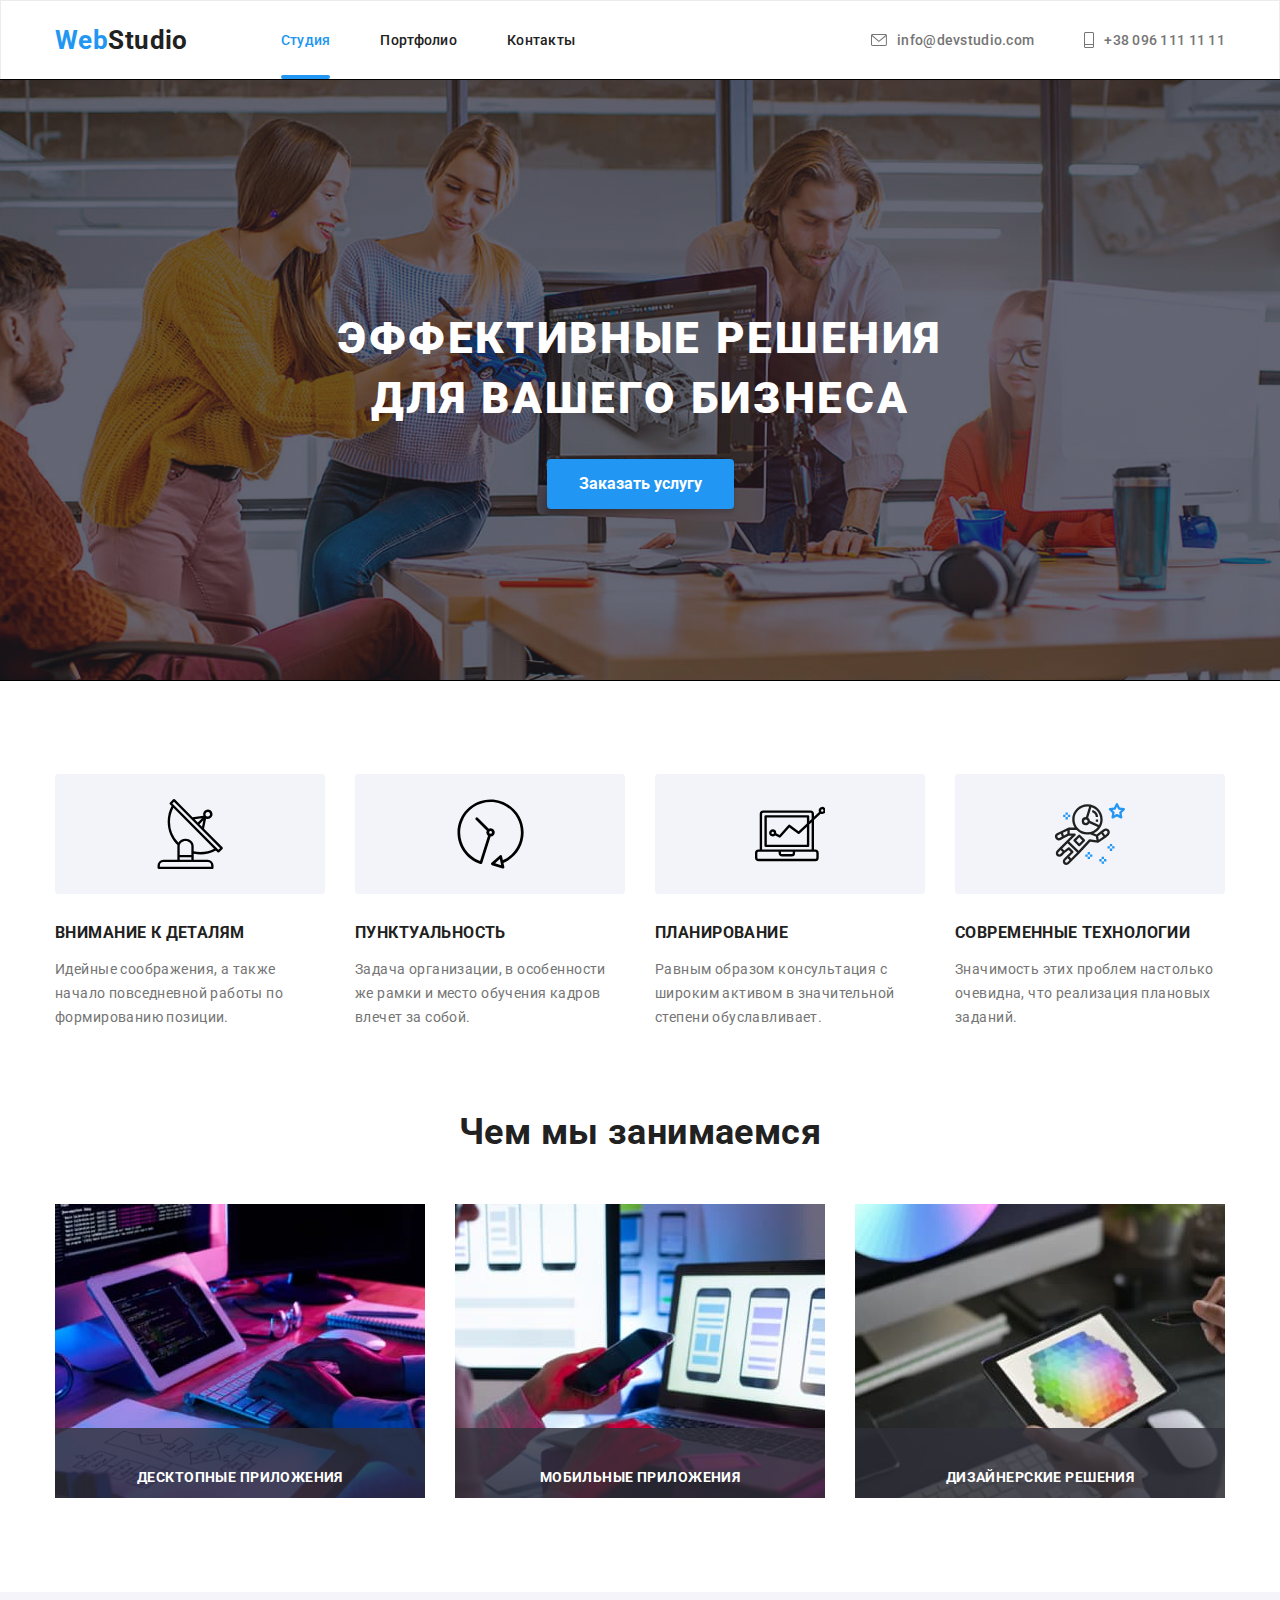
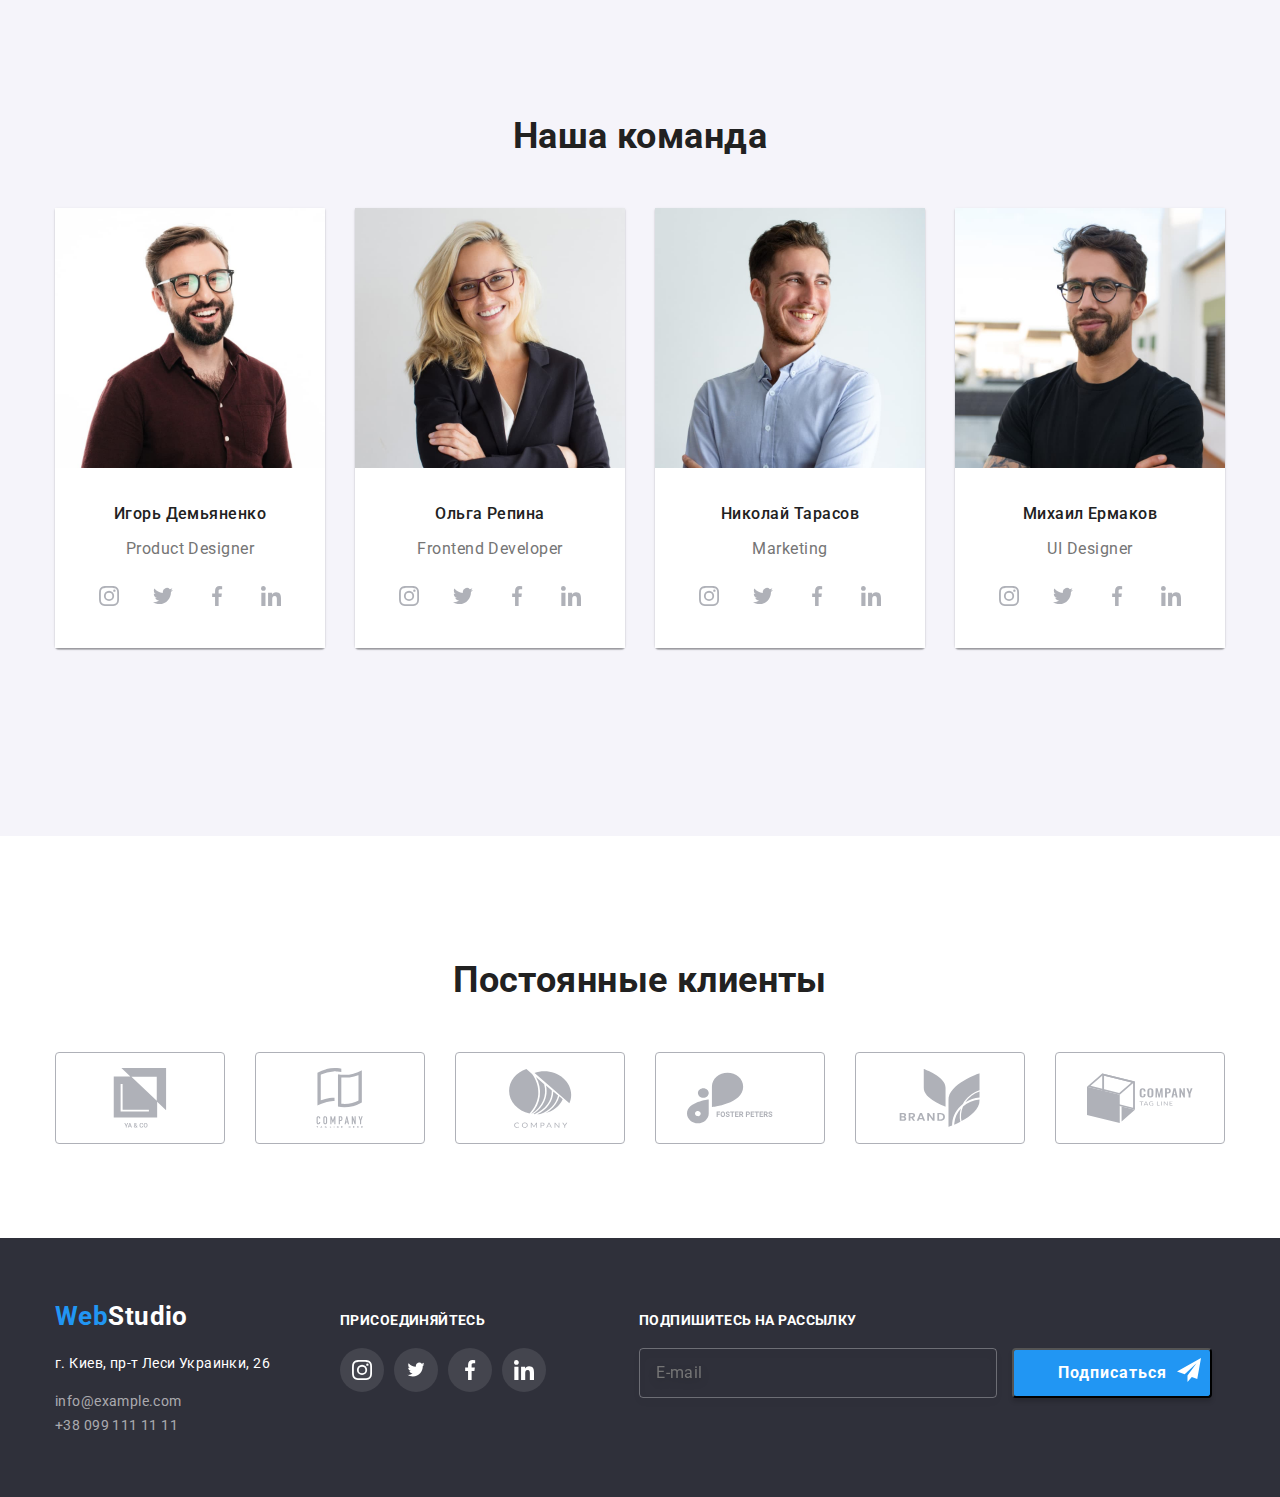
<file: index.html>
<!DOCTYPE html>
<html lang="en">

<head>
    <meta charset="UTF-8">
    <meta http-equiv="X-UA-Compatible" content="IE=edge">
    <meta name="viewport" content="width=device-width, initial-scale=1.0">
    <title>Студия</title>
    <link rel="stylesheet" href="https://cdnjs.cloudflare.com/ajax/libs/modern-normalize/1.0.0/modern-normalize.css" />
    <link rel="preconnect" href="http://fonts.gstatic.com" />
    <link
        href="https://fonts.googleapis.com/css2?family=Raleway:wght@700&family=Roboto:wght@400;500;700;900&display=swap"
        rel="stylesheet" />
    <link rel="stylesheet" href="./css/styles.css" />
    <link rel="stylesheet" href="./css/main.min.css" />
</head>

<body>
    <header>
        <div class="container mainNav">
            <!-- List 1-->
            <nav class="head"> <!--header__nav-->
                <a href="/" class="logo">Web<span class="logoStudio">Studio</span></a>
                <ul class="head__nav-list"> <!--"header__nav__list-->
                    <li class="head__nav-item"> <!--header__nav__item-->
                        <a class="head__nav-link courant" href="./index.html">Студия</a> <!--header__nav__link-->
                    </li>
                    <li class="head__nav-item">
                        <a class="head__nav-link" href="./portfolio.html">Портфолио</a>
                    </li>
                    <li class="head__nav-item">
                        <a class="head__nav-link" href="Контакты">Контакты</a>
                    </li>
                </ul>
            </nav>
            <!--Phone and address links-->
            <ul class="contakts"> <!--header__nav__bl-->
                <li class="contakts__item"><a class="contakts__link" href="mailto:info@devstudio.com"> <!--header__nav__ListContakts--><!--header__nav__contakts-->

                        <svg class="contakts__icon" width="16px" height="12px"> <!--"header__nav__icon-->
                            <use href="./images/icons.svg#icon-envelope"></use>
                        </svg>
                        info@devstudio.com</a>
                </li>
                <li class="contakts__item"><a class="contakts__link" href="tel:+380961111111">

                        <svg class="contakts__icon" width="10px" height="16px">
                            <use href="./images/icons.svg#icon-Vector"></use>
                        </svg>

                        +38 096 111 11 11</a></li>
            </ul>
        </div>
    </header>

    <main>
        <section class="hero">
            <div class="container">
                <!--Main content-->
                <h1 class="hero__text">Эффективные решения для вашего бизнеса</h1> <!--text-->
                <button class="hero__button" type="button" data-modal-open>Заказать услугу</button> <!--mainButton-->
            </div>
        </section>

        <!--List 2-->
        <section class="section">
            <div class="container">
                <ul class="features"> <!--titleClass-->
                    <li class="features__item"> <!--titleClass__item-->
                        <div class="features__box"> <!--titleClass__box-->
                            <svg class="features__icon" width="70" height="70"> <!--titleClass__icon-->
                                <use href="./images/icons.svg#icon-VectorOne"></use>
                            </svg>
                        </div>
                        <h3 class="feature__title">Внимание к деталям</h3> <!--titleClass__title-->
                        <p>Идейные соображения, а также начало повседневной работы по формированию позиции.</p>
                    </li>
                    <li class="features__item">
                        <div class="features__box">
                            <svg class="features__icon" width="67" height="70">
                                <use href="./images/icons.svg#icon-VectorTwo"></use>
                            </svg>
                        </div>
                        <h3 class="feature__title">Пунктуальность</h3>
                        <p>Задача организации, в особенности же рамки и место обучения кадров влечет за собой.</p>
                    </li>
                    <li class="features__item">
                        <div class="features__box">
                            <svg class="features__icon" width="70" height="70">
                                <use href="./images/icons.svg#icon-VectorThree"></use>
                            </svg>
                        </div>
                        <h3 class="feature__title">Планирование</h3>
                        <p>Равным образом консультация с широким активом в значительной степени обуславливает.</p>
                    </li>
                    <li class="features__item">
                        <div class="features__box">
                            <svg class="features__icon" width="70" height="70">
                                <use href="./images/icons.svg#icon-VectorFour"></use>
                            </svg>
                        </div>
                        <h3 class="feature__title">Современные технологии</h3>
                        <p>Значимость этих проблем настолько очевидна, что реализация плановых заданий.</p>
                    </li>
                </ul>
            </div>
        </section>

        <!--Block with pictures-->

        <section class="section">
            <div class="container">
                <h2 class="section__title">Чем мы занимаемся</h2> <!--"work_title-->
                <ul class="images">
                    <li class="images__item"> <!--product-thumb-->
                       <img src="./images/img1.jpg" alt="img1" width="370" /> <!--product-imeges-->
                    <div class="images__box"> <!--lettering-->
                        <p>Десктопные приложения</p>
                    </div>
                    </li>
                    <li class="images__item">
                        <img src="./images/img2.jpg" alt="img2" width="370" />
                        <div class="images__box">
                            <p>МОБИЛЬНЫЕ ПРИЛОЖЕНИЯ</p>
                        </div>
                    </li>
                    <li class="images__item">
                        <img src="./images/img3.jpg" alt="img3" width="370" />
                        <div class="images__box">
                            <p>ДИЗАЙНЕРСКИЕ РЕШЕНИЯ</p>
                        </div>
                    </li> 
                </ul>
            </div>
        </section>

        <!--Block with personnel-->

        <section class="section teamSection">
            <div class="container professional">
                <h2 class="section__title">Наша команда</h2> <!--work_title-->

                <ul class="team"> <!--teamlid-->
                    <li class="team__item"> <!--teamlid__item-->
                        <img src="./images/img7.jpg" alt="img7" width="270" />
                        
                        <div class="team__box"> <!--teamlid__box-->
                            <h3 class="team__name">Игорь Демьяненко</h3> <!--teamlid__name-->
                            <p class="team__description">Product Designer</p> <!--teamlid__description-->
                            
                            <ul class="social"> <!--teamlid__actions-->
                                <li class="social__item"> <!--teamlid__list-->
                                    <a class="social__link" href=""> <!--teamlid__touch-->
                                        <svg class="social__icon" width="20" height="20"> <!--teamlid__icon-->
                                            <use href="./images/icons.svg#icon-instagram"></use>
                                        </svg>
                                    </a>
                                </li>

                                <li class="social__item">
                                    <a class="social__link" href="">
                                        <svg class="social__icon" width="20" height="20">
                                            <use href="./images/icons.svg#icon-twitter"></use>
                                        </svg>
                                    </a>
                                </li>
                                <li class="social__item">
                                    <a class="social__link" href="./images/facebook.svg">
                                        <svg class="social__icon" width="20" height="20">
                                            <use href="./images/icons.svg#icon-facebook"></use>
                                        </svg>
                                    </a>
                                </li>
                                <li class="social__item">
                                    <a class="social__link" href="./images/linkedin.svg">
                                        <svg class="social__icon" width="20" height="20">
                                            <use href="./images/icons.svg#icon-linkedin"></use>
                                        </svg>
                                    </a>
                                </li>
                            </ul>
                        </div>
                    </li>


                    <li class="team__item">
                        <img src="./images/img4.jpg" alt="img4" width="270" />
                        <div class="team__box">
                            <h3 class="team__name">Ольга Репина</h3>
                            <p class="team__description">Frontend Developer</p>
                        
                            <ul class="social">
                                <li class="social__item">
                                    <a class="social__link" href="">
                                        <svg class="social__icon" width="20" height="20">
                                            <use href="./images/icons.svg#icon-instagram"></use>
                                        </svg>
                                    </a>
                                </li>
                                <li class="social__item">
                                    <a class="social__link" href="">
                                        <svg class="social__icon" width="20" height="20">
                                            <use href="./images/icons.svg#icon-twitter"></use>
                                        </svg>
                                    </a>
                                </li>
                                <li class="social__item">
                                    <a class="social__link" href="./images/facebook.svg">
                                        <svg class="social__icon" width="20" height="20">
                                            <use href="./images/icons.svg#icon-facebook"></use>
                                        </svg>
                                    </a>
                                </li>
                                <li class="social__item">
                                    <a class="social__link" href="./images/linkedin.svg">
                                        <svg class="social__icon" width="20" height="20">
                                            <use href="./images/icons.svg#icon-linkedin"></use>
                                        </svg>
                                    </a>
                                </li>
                            </ul>
                        </div>
                    </li>

                    <li class="team__item">
                        <img src="./images/img5.jpg" alt="img5" width="270" />
                        <div class="team__box">
                            <h3 class="team__name">Николай Тарасов</h3>
                            <p class="team__description">Marketing</p>
                        
                            <ul class="social">
                                <li class="social__item">
                                    <a class="social__link" href="">
                                        <svg class="social__icon" width="20" height="20">
                                            <use href="./images/icons.svg#icon-instagram"></use>
                                        </svg>
                                    </a>
                                </li>
                                <li class="social__item">
                                    <a class="social__link" href="">
                                        <svg class="social__icon" width="20" height="20">
                                            <use href="./images/icons.svg#icon-twitter"></use>
                                        </svg>
                                    </a>
                                </li>
                                <li class="social__item">
                                    <a class="social__link" href="./images/facebook.svg">
                                        <svg class="social__icon" width="20" height="20">
                                            <use href="./images/icons.svg#icon-facebook"></use>
                                        </svg>
                                    </a>
                                </li>
                                <li class="social__item">
                                    <a class="social__link" href="./images/linkedin.svg">
                                        <svg class="social__icon" width="20" height="20">
                                            <use href="./images/icons.svg#icon-linkedin"></use>
                                        </svg>
                                    </a>
                                </li>
                            </ul>
                        </div>
                    </li>
                    <li class="team__item">
                        <img src="./images/img6.jpg" alt="img6" width="270" />
                        <div class="team__box">
                            <h3 class="team__name">Михаил Ермаков</h3>
                            <p class="team__description">UI Designer</p>
                        
                            <ul class="social">
                                <li class="social__item">
                                    <a class="social__link" href="">
                                        <svg class="social__icon" width="20" height="20">
                                            <use href="./images/icons.svg#icon-instagram"></use>
                                        </svg>
                                    </a>
                                </li>
                                <li class="social__item">
                                    <a class="social__link" href="">
                                        <svg class="social__icon" width="20" height="20">
                                            <use href="./images/icons.svg#icon-twitter"></use>
                                        </svg>
                                    </a>
                                </li>
                                <li class="social__item">
                                    <a class="social__link" href="./images/facebook.svg">
                                        <svg class="social__icon" width="20" height="20">
                                            <use href="./images/icons.svg#icon-facebook"></use>
                                        </svg>
                                    </a>
                                </li>
                                <li class="social__item">
                                    <a class="social__link" href="./images/linkedin.svg">
                                        <svg class="social__icon" width="20" height="20">
                                            <use href="./images/icons.svg#icon-linkedin"></use>
                                        </svg>
                                    </a>
                                </li>
                            </ul>
                        </div>
                    </li>
                </ul>
            </div>
        </section>
        <section class="section Client">
            <div class="container">
                <h2 class="section__title">Постоянные клиенты</h2>

                <ul class="clients"> <!--clients__item-->
                    <li class="clients__item"> <!--clients__box-->
                        <a class="clients__link" href="./images/group.svg"> <!--clients__img-->
                            <svg class="clients__icon" width="106" height="60"> <!--button-icon-clients-->
                                <use href="./images/icons.svg#icon-group"></use>
                            </svg>
                        </a>    
                    </li>
                    <li class="clients__item">
                        <a class="clients__link" href="./images/groupOne.svg">
                            <svg class="clients__icon" width="106" height="60">
                                <use href="./images/icons.svg#icon-groupOne"></use>
                            </svg>
                        </a>    
                    </li>
                    <li class="clients__item">
                        <a class="clients__link" href="./images/groupTwo.svg">
                            <svg class="clients__icon" width="106" height="60">
                                <use href="./images/icons.svg#icon-groupTwo"></use>
                            </svg>
                        </a>
                    </li>
                    <li class="clients__item">
                        <a class="clients__link" href="./images/groupThree.svg">
                            <svg class="clients__icon" width="106" height="60">
                                <use href="./images/icons.svg#icon-groupThree"></use>
                            </svg>
                        </a>
                    </li>
                    <li class="clients__item">
                        <a class="clients__link" href="./images/groupFour.svg">
                            <svg class="clients__icon" width="106" height="60">
                                <use href="./images/icons.svg#icon-groupFour"></use>
                            </svg>
                        </a>
                    </li>
                    <li class="clients__item">
                        <a class="clients__link" href="./images/groupFive.svg">
                            <svg class="clients__icon" width="106" height="60">
                                <use href="./images/icons.svg#icon-groupFive"></use>
                            </svg>
                        </a>
                    </li>
                </ul>
            </div>
        </section>
    </main>

    <footer class="footer"> <!--colorOne-->
        <div class="container footer-container">
            <div class="footer__blok"> <!--footer__bl-->
                <a href="/" class="logo">Web<span class="logoFooter">Studio</span></a>

                <ul class="footer__contakts-item"> <!--footer__contakts__item-->
                    <li>
                        <p class="footer__address">г. Киев, пр-т Леси Украинки, 26</p>
                    </li>
                    <li>
                        <a class="footer__contakts" href="mailto:info@example.com">info@example.com</a> <!--contakts-->
                    </li>
                    <li>
                        <a class="footer__contakts" href="tel:+380991111111">+38 099 111 11 11</a>
                    </li>
                </ul>
            </div>

            <div class="footer__link"> <!--containerJoin-->
                <h3 class="footer__title">ПРИСОЕДИНЯЙТЕСЬ</h3> <!--join-->
                <ul class="footer__link-blok"> <!--actions-join-->
                    <li class="footer__link-item"> <!--join-block-->
                        <a href="#" class="footer__link-icon"> <!--button-icon-join-->
                            <svg class="footer__link-social" width="20" height="20">
                                <use href="./images/icons.svg#icon-instagram"></use>
                            </svg>
                        </a>
                    </li>
                    <li class="footer__link-item">
                        <a href="#" class="footer__link-icon">
                            <svg class="footer__link-social" width="20" height="17">
                                <use href="./images/icons.svg#icon-twitter"></use>
                            </svg>
                        </a>
                    </li>
                    <li class="footer__link-item">
                        <a href="#" class="footer__link-icon">
                            <svg class="footer__link-social" width="20" height="20">
                                <use href="./images/icons.svg#icon-facebook"></use>
                            </svg>
                        </a>
                    </li>
                    <li class="footer__link-item">
                        <a href="#" class="footer__link-icon">
                            <svg class="footer__link-social" width="20" height="20">
                                <use href="./images/icons.svg#icon-linkedin"></use>
                            </svg>
                        </a>
                    </li>
                </ul>
            </div>

            <div class="footer-form">
                <h3 class="footer__title">ПОДПИШИТЕСЬ НА РАССЫЛКУ</h3>
            
                <label for="mail" class="form-label"></label>
                <input type="email" class="form-input-footer" name="mail" id="mail" placeholder="E-mail" />
            
                <button class="footer-form-button" type="submit">Подписаться
                    <svg class="form-cursor" width="24" height="24">
                        <use href="./images/icons.svg#icon-cursor"></use>
                    </svg>
                </button>
            
            </div>

        </div>
    </footer>
    <div class="backdrop is-hidden" data-modal>
        <div class="modal">
            <button class="modal__button" type="button"> <!--button-close-->
                <svg data-modal-close class="modal__close" width="11" height="11"> <!--close-->
                    <use href="./images/icons.svg#icon-CLOSE"></use>
                </svg>
            </button>
        
            <form class="form js-speaker-form">
                <h3 class="form-title">Оставьте свои данные, мы вам перезвоним</h3>
                
                <div class="form-field">
                    <label for="name" class="form-label">Имя</label>
                    <input type="text" class="form-input" name="name" id="name" autofocus/>
                    <svg class="form-icon" width="12" height="12">
                        <use href="./images/icons.svg#icon-people"></use>
                    </svg>
                </div>

                <div class="form-field">
                    <label for="tel" class="form-label">Телефон</label>
                    <input type="tel" class="form-input" name="tel" id="tel"  />
                    <svg class="form-icon" width="13" height="13">
                        <use href="./images/icons.svg#icon-telephone"></use>
                    </svg>
                </div>

                <div class="form-field">
                    <label for="mail" class="form-label">Почта</label>
                    <input type="email" class="form-input" name="mail" id="mail" />
                    <svg class="form-icon" width="15" height="12">
                        <use href="./images/icons.svg#icon-email"></use>
                    </svg>    
                </div>

                <div class="form-field">
                    <label for="comment" class="form-label">Комментарий</label>
                    <textarea name="comment" class="textarea" id="comment" rows="8" placeholder="Введите текст"></textarea>
                </div>
            
                <div class="form-field">
                    <div class="form-field-checkbox">
                        <input type="checkbox" name="policy" id="policy" />
                        <label class="form-field-policy" for="policy">Соглашаюсь с рассылкой и принимаю <a href="Условия договора">Условия договора</a>
                        </label>
                    </div>
                </div>
                
                <button class="form-button" type="submit">Отправить</button>
            </form>
        </div>
    </div>
    <script src="./modal.js"></script>
</body>

</html>
</file>
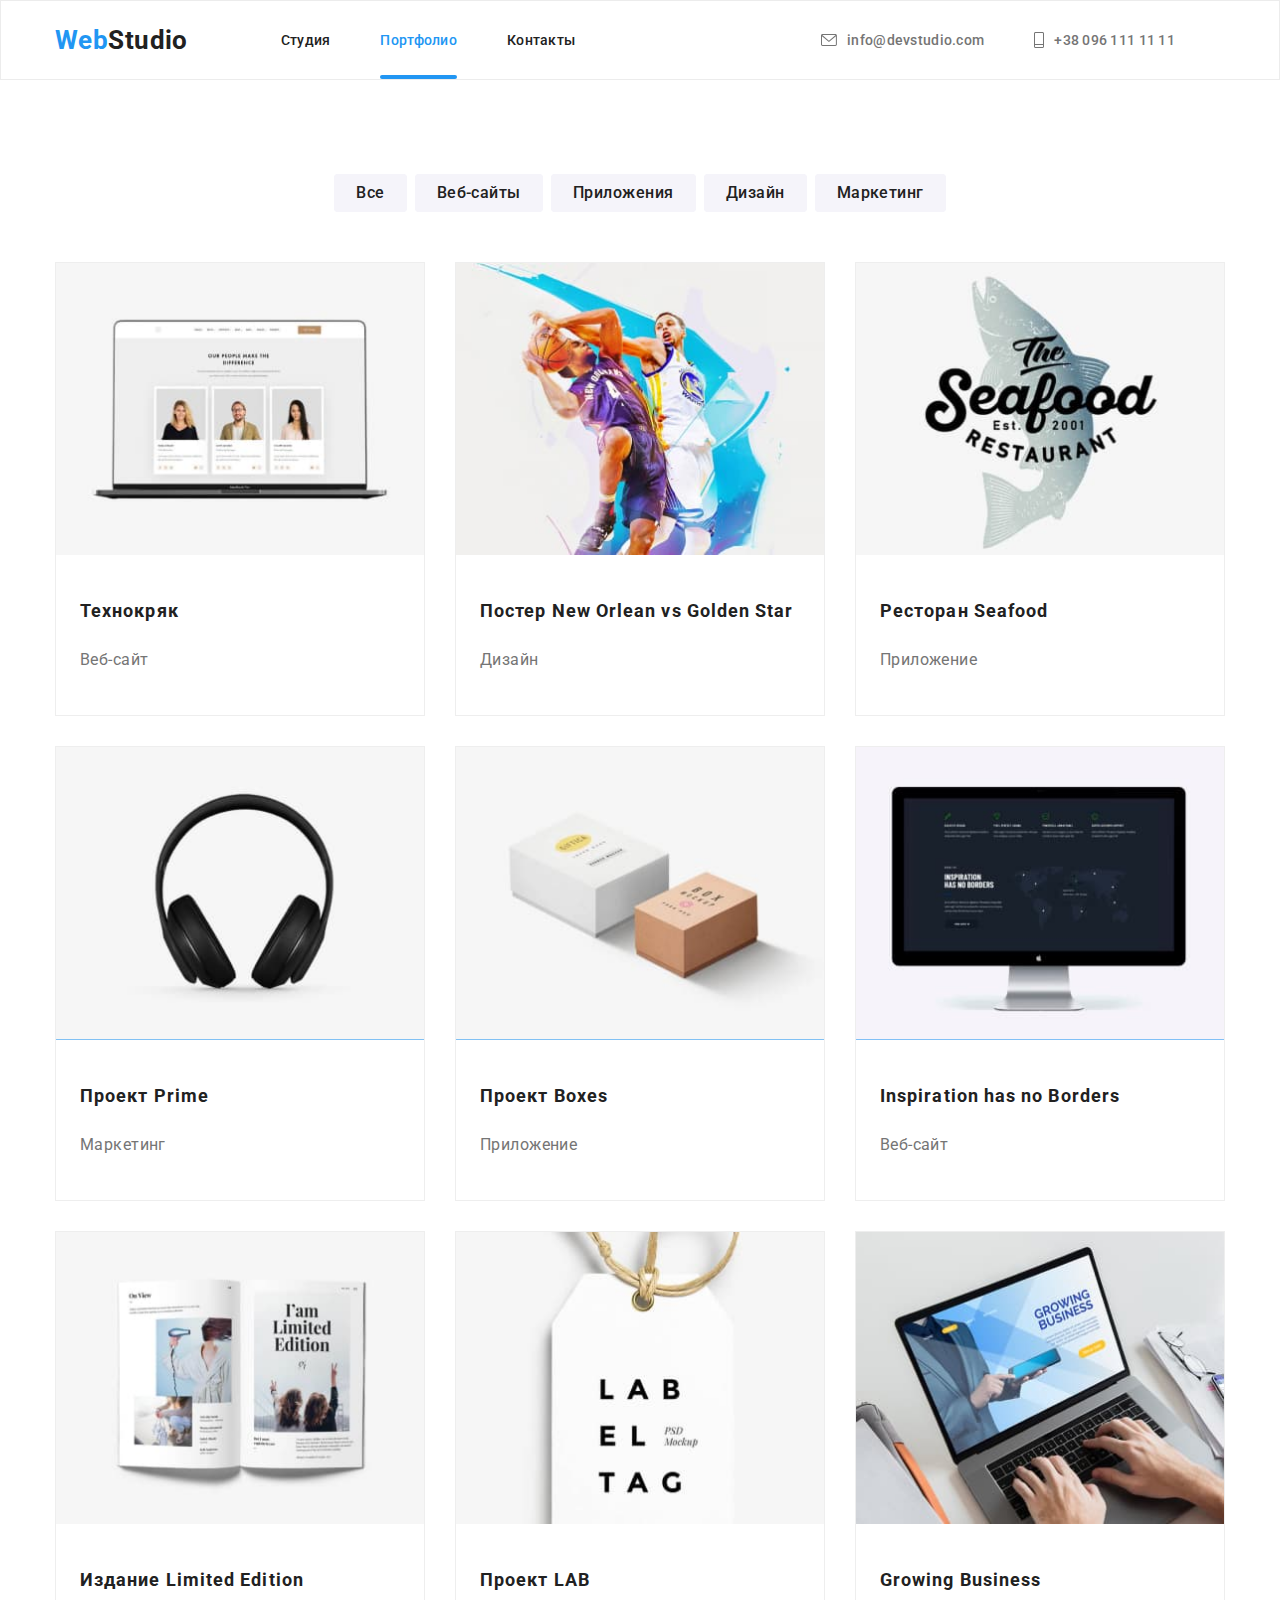
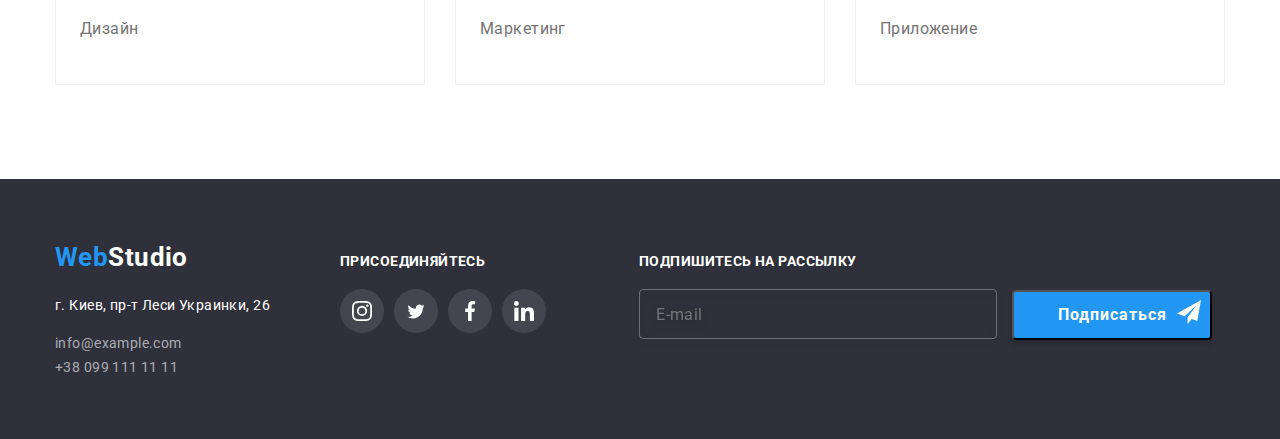
<file: portfolio.html>
<!DOCTYPE html>
<html lang="en">

<head>
    <meta charset="UTF-8">
    <meta http-equiv="X-UA-Compatible" content="IE=edge">
    <meta name="viewport" content="width=device-width, initial-scale=1.0">
    <title>Портфолио</title>
    <link rel="stylesheet" href="https://cdnjs.cloudflare.com/ajax/libs/modern-normalize/1.0.0/modern-normalize.css" />
    <link rel="preconnect" href="http://fonts.gstatic.com" />
    <link
        href="https://fonts.googleapis.com/css2?family=Raleway:wght@700&family=Roboto:wght@400;500;700;900&display=swap"
        rel="stylesheet" />
    <link rel="stylesheet" href="./css/styles.css" />
    <link rel="stylesheet" href="./css/main.min.css" />
</head>

<body>
    <header>
        <div class="container mainNav">
            <!-- List 1-->
            <nav class="head"> <!--header__nav-->
                <a href="/" class="logo">Web<span class="logoStudio">Studio</span></a>

                <ul class="head__nav-list"> <!--header__nav__list-->
                    <li class="head__nav-item"> <!--header__nav__item-->
                        <a class="head__nav-link" href="./index.html">Студия</a> <!--header__nav__link-->
                    </li>
                    <li class="head__nav-item">
                        <a class="head__nav-link courant" href="./portfolio.html">Портфолио</a>
                    </li>
                    <li class="head__nav-item">
                        <a class="head__nav-link" href="Контакты">Контакты</a>
                    </li>
                </ul>
            </nav>
            <!--Phone and address links-->
            <ul class="contakts"> <!--header__nav__bl-->
                <li><a class="contakts__link" href="mailto:info@devstudio.com"><!--header__nav__contakts-->

                        <svg class="contakts__icon" width="16px" height="12px"> <!--"header__nav__icon-->
                            <use href="./images/icons.svg#icon-envelope"></use>
                        </svg>

                        info@devstudio.com</a></li>

                <li><a class="contakts__link" href="tel:+380961111111">

                        <svg class="contakts__icon" width="10px" height="16px">
                            <use href="./images/icons.svg#icon-Vector"></use>
                        </svg>

                        +38 096 111 11 11</a></li>
            </ul>
        </div>
    </header>
    <main>
        <section class="section">
            <div class="container">
                <!--Main content-->
                <ul class="filter"> <!--button-->
                    <li class="filter__item"> <!--buttonListMenu-->
                        <button class="filter__button" type="button">Все</button> <!--listMenu-->
                    </li>
                    <li class="filter__item">
                        <button class="filter__button" type="button">Веб-сайты</button>
                    </li>
                    <li class="filter__item">
                        <button class="filter__button" type="button">Приложения</button>
                    </li>
                    <li class="filter__item">
                        <button class="filter__button" type="button">Дизайн</button>
                    </li>
                    <li class="filter__item">
                        <button class="filter__button" type="button">Маркетинг</button>
                    </li>
                </ul>

                <ul class="card-set">
                    <li class="card-set__item"> <!--card__set__item-->
                        <a class="card-set__link"> <!--card__set__link-->
                            <div class="card-set__box"> <!--card__set__box-->
                                <img src="./images/img10.jpg" alt="img10" width="370" /> <!--item-img-->
                                <div class="card-set__description"> <!--card__set__description-->
                                    <p class="card-set__text">"Технокряк - это современная площадка распространения коронавируса. Компании
                                        используют эту платформу для цифрового шпионажа и атак на защищенные сервера конкурентов"</p> <!--item-card-set-->
                                </div>
                            </div>
                            
                            <div class="card-set__blok"> <!--card__set__bl-->
                                <h3 class="card-set__title">Технокряк</h3> <!--card__set__title-->
                                <p class="card-set__txt">Веб-сайт</p> <!--card__set__txt-->
                            </div>
                        </a>
                    </li>

                    <li class="card-set__item">
                        <a href="#" class="card-set__link">
                            <div class="card-set__box">
                                <img src="./images/img11.jpg" alt="img11" width="370" />
                                <div class="card-set__description">
                                    <p class="card-set__text">"Технокряк - это современная площадка распространения коронавируса. Компании
                                        используют эту платформу для цифрового шпионажа и атак на защищенные сервера конкурентов"</p>
                                </div>
                            </div>
                            <div class="card-set__blok">
                                <h3 class="card-set__title">Постер New Orlean vs Golden Star</h3>
                                <p class="card-set__txt">Дизайн</p>
                            </div>
                        </a>
                    </li>

                    <li class="card-set__item">
                        <a href="#" class="card-set__link">
                            <div class="card-set__box">
                                <img src="./images/img12.jpg" alt="img12" width="370" />
                                <div class="card-set__description">
                                    <p class="card-set__text">"Технокряк - это современная площадка распространения коронавируса. Компании
                                    используют эту платформу для цифрового шпионажа и атак на защищенные сервера конкурентов"</p>
                                </div>
                            </div>
                            <div class="card-set__blok">
                                <h3 class="card-set__title">Ресторан Seafood</h3>
                                <p class="card-set__txt">Приложение</p>
                            </div>
                        </a>
                    </li>

                    <li class="card-set__item">
                        <a href="#" class="card-set__link">
                            <div class="card-set__box">
                                <img src="./images/img13.jpg" alt="img13" width="370" />
                                <div class="card-set__description">
                                    <p class="card-set__text">"Технокряк - это современная площадка распространения коронавируса. Компании
                                    используют эту платформу для цифрового шпионажа и атак на защищенные сервера конкурентов"</p>
                                </div>
                            </div>    
                            <div class="card-set__blok">
                                <h3 class="card-set__title">Проект Prime</h3>
                                <p class="card-set__txt">Маркетинг</p>
                            </div>
                        </a>
                    </li>

                    <li class="card-set__item">
                        <a href="#" class="card-set__link">
                            <div class="card-set__box">
                                <img src="./images/img14.jpg" alt="img14" width="370" />
                                <div class="card-set__description">
                                    <p class="card-set__text">"Технокряк - это современная площадка распространения коронавируса. Компании
                                    используют эту платформу для цифрового шпионажа и атак на защищенные сервера конкурентов"</p>
                                </div>
                            </div>
                            <div class="card-set__blok">
                                <h3 class="card-set__title">Проект Boxes</h3>
                                <p class="card-set__txt">Приложение</p>
                            </div>
                        </a>
                    </li>

                    <li class="card-set__item">
                        <a href="#" class="card-set__link">
                            <div class="card-set__box">
                                <img src="./images/img15.jpg" alt="img15" width="370" />
                                <div class="card-set__description">
                                    <p class="card-set__text">"Технокряк - это современная площадка распространения коронавируса. Компании
                                    используют эту платформу для цифрового шпионажа и атак на защищенные сервера конкурентов"</p>
                                </div>
                            </div>
                            <div class="card-set__blok">
                                <h3 class="card-set__title">Inspiration has no Borders</h3>
                                <p class="card-set__txt">Веб-сайт</p>
                            </div>
                        </a>
                    </li>

                    <li class="card-set__item">
                        <a href="#" class="card-set__link">
                            <div class="card-set__box">
                                <img src="./images/img16.jpg" alt="img16" width="370" />
                                <div class="card-set__description">
                                    <p class="card-set__text">"Технокряк - это современная площадка распространения коронавируса. Компании
                                        используют эту платформу для цифрового шпионажа и атак на защищенные сервера конкурентов"</p>
                                </div>
                            </div>
                            <div class="card-set__blok">
                                <h3 class="card-set__title">Издание Limited Edition</h3>
                                <p class="card-set__txt">Дизайн</p>
                            </div>
                        </a>
                    </li>

                    <li class="card-set__item">
                        <a href="#" class="card-set__link">
                            <div class="card-set__box">
                                <img src="./images/img17.jpg" alt="img17" width="370" />
                                <div class="card-set__description">
                                    <p class="card-set__text">"Технокряк - это современная площадка распространения коронавируса. Компании
                                    используют эту платформу для цифрового шпионажа и атак на защищенные сервера конкурентов"</p>
                                </div>
                            </div>
                            <div class="card-set__blok">
                                <h3 class="card-set__title">Проект LAB</h3>
                                <p class="card-set__txt">Маркетинг</p>
                            </div>
                        </a>
                    </li>

                    <li class="card-set__item">
                        <a href="#" class="card-set__link">
                            <div class="card-set__box">
                                <img src="./images/img18.jpg" alt="img18" width="370" />
                                <div class="card-set__description">
                                    <p class="card-set__text">"Технокряк - это современная площадка распространения коронавируса. Компании
                                        используют эту платформу для цифрового шпионажа и атак на защищенные сервера конкурентов"</p>
                                </div>
                            </div>
                            <div class="card-set__blok">
                                <h3 class="card-set__title">Growing Business</h3>
                                <p class="card-set__txt">Приложение</p>
                            </div>
                        </a>
                    </li>
                </ul>
            </div>
        </section>
    </main>
    <footer class="footer"> <!--colorOne-->
        <div class="container footer-container">
            <div class="footer__blok"> <!--containerLogo-->
                <a href="/" class="logo">Web<span class="logoFooter">Studio</span></a>
    
                <ul class="footer__contakts-item"> <!--contaktsOne-->
                    <li>
                        <p class="footer__address">г. Киев, пр-т Леси Украинки, 26</p> <!--address-->
                    </li>
                    <li>
                        <a class="footer__contakts" href="mailto:info@example.com">info@example.com</a> <!--contakts-->
                    </li>
                    <li>
                        <a class="footer__contakts" href="tel:+380991111111">+38 099 111 11 11</a>
                    </li>
                </ul>
            </div>
            <div class="footer__link"> <!--containerJoin-->
                <h3 class="footer__title">ПРИСОЕДИНЯЙТЕСЬ</h3> <!--join-->
                <ul class="footer__link-blok"> <!--actions-join-->
                    <li class="footer__link-item"> <!--join-block-->
                        <a href="#" class="footer__link-icon"> <!--button-icon-join-->
                            <svg class="footer__link-social" width="20" height="20"> <!--icon-join-->
                                <use href="./images/icons.svg#icon-instagram"></use>
                            </svg>
                        </a>
                    </li>
                    <li class="footer__link-item">
                        <a href="#" class="footer__link-icon">
                            <svg class="footer__link-social" width="20" height="17">
                                <use href="./images/icons.svg#icon-twitter"></use>
                            </svg>
                        </a>
                    </li>
                    <li class="footer__link-item">
                        <a href="#" class="footer__link-icon">
                            <svg class="footer__link-social" width="20" height="20">
                                <use href="./images/icons.svg#icon-facebook"></use>
                            </svg>
                        </a>
                    </li>
                    <li class="footer__link-item">
                        <a href="#" class="footer__link-icon">
                            <svg class="footer__link-social" width="20" height="20">
                                <use href="./images/icons.svg#icon-linkedin"></use>
                            </svg>
                        </a>
                    </li>
                </ul>
            </div>

            <div class="footer-form">
                <h3 class="footer__title">ПОДПИШИТЕСЬ НА РАССЫЛКУ</h3>
            
                <label for="mail" class="form-label"></label>
                <input type="email" class="form-input-footer" name="mail" id="mail" placeholder="E-mail" />
            
                <button class="footer-form-button" type="submit">Подписаться
                    <svg class="form-cursor" width="24" height="24">
                        <use href="./images/icons.svg#icon-cursor"></use>
                    </svg>
                </button>
            
            </div>

        </div>
    </footer>
</body>

</html>
</file>
<file: css/styles.css>
﻿/* Общие */
html {
  box-sizing: border-box;
}
*,
* ::before,
*::after {
  box-sizing: inherit;
}
body {
  font-family: Roboto, sans-serif;
  letter-spacing: 0.03em;
  font-size: 14px;
  color: #757575;
}
ul {
  list-style: none;
  margin: 0;
  padding: 0;
}
a {
  text-decoration: none;
}
header {
  height: 80px;
  display: flex;
  border: 1px solid #ececec;
}
img {
  display: block;
  max-width: 100%;
  height: auto;
}
.container {
  width: 1200px;
  padding: 0 15px;
  margin-left: auto;
  margin-right: auto;
}
.section {
  padding-top: 94px;
  padding-bottom: 94px;
}

/* Portfolio - кнопки*/

.filter {
  display: flex;
  margin-bottom: 50px;
  justify-content: center;
}
.filter .filter__item:last-child {
  margin-right: 0;
}
.filter__item {
  margin-right: 8px;
  background: #f5f4fa;
  border-radius: 4px;
}
.filter__button:hover,
.filter__button:focus {
  background: #2196f3;
  box-shadow: 0px 3px 1px rgba(0, 0, 0, 0.1), 0px 1px 2px rgba(0, 0, 0, 0.08),
    0px 2px 2px rgba(0, 0, 0, 0.12);
  border-radius: 4px;
  color: #ffffff;
}
.filter__button {
  font-weight: 500;
  font-size: 16px;
  line-height: 1.625em;
  letter-spacing: 0.03em;
  color: #212121;

  padding-top: 6px;
  padding-bottom: 6px;
  padding-left: 22px;
  padding-right: 22px;
  border: transparent;
  background: #f5f4fa;
  border-radius: 4px;

  transition: background 250ms cubic-bezier(0.4, 0, 0.2, 1);
}
/*конец*/

/* index.html Зффективніе решения для бизнеса */
.hero {
  max-width: 1600px;
  max-height: 600px;
  padding-top: 200px;
  padding-bottom: 200px;
  margin-left: auto;
  margin: 0 auto;
  text-align: center;

  outline: 1px solid black;
  background-repeat: no-repeat;
  background-position: center;
  box-sizing: cover;

  background-image: url("../images/Img.jpg");
  background-image: linear-gradient(
      to right,
      rgba(47, 48, 58, 0.4),
      rgba(47, 48, 58, 0.4)
    ),
    url("../images/Img.jpg");
}
.hero__text {
  margin-right: auto;
  margin-left: auto;
  font-weight: 900;
  font-size: 44px;
  line-height: 1.363em;
  text-align: center;
  letter-spacing: 0.06em;
  text-transform: uppercase;
  color: #ffffff;
  margin-bottom: 30px;
  width: 696px;
}
.hero__button:hover,
.hero__button:focus {
  color: #ffffff;
}
.hero__button {
  border: transparent;
  cursor: pointer;
  background: #2196f3;
  box-shadow: 0px 4px 4px rgba(0, 0, 0, 0.15);
  border-radius: 4px;
  font-weight: bold;
  font-size: 16px;
  line-height: 1.875em;
  color: #ffffff;

  padding-left: 32px;
  padding-right: 32px;
  padding-top: 10px;
  padding-bottom: 10px;

  transition: background 250ms cubic-bezier(0.4, 0, 0.2, 1);
}

/*page- header*/

.head {
  display: flex;
  align-items: center;
}
.logoStudio {
  font-weight: bold;
  font-size: 26px;
  line-height: 1.192em;
  color: #212121;
}
.mainNav {
  display: flex;
  justify-content: space-between;
}
.head__nav-list {
  display: flex;
  margin-left: 93px;
}
.head__nav-item {
  margin-right: 50px;
}
.head__nav-list .head__nav-item:last-child {
  margin-right: 0;
}
.contakts__icon {
  margin-right: 10px;
  fill: #757575;

  transition: fill 250ms cubic-bezier(0.4, 0, 0.2, 1);
}
.contakts__icon:hover {
  fill: #2196f3;
}
.contakts__link {
  color: #2196f3;
}
.head__nav-link {
  font-weight: 500;
  line-height: 1.142em;
  letter-spacing: 0.02em;
  color: #212121;
  padding-bottom: 31px;
  position: relative;

  transition: color 250ms cubic-bezier(0.4, 0, 0.2, 1);
}
.head__nav-link:focus,
.head__nav-link:hover {
  color: #e0e0e0;
}
.head__nav-link.courant::after {
  content: "";

  position: absolute;

  display: block;

  width: 100%;
  height: 4px;
  bottom: 0;
  left: 0;
  background: #2196f3;
  border-radius: 2px;
}
.head__nav-link.courent::after {
  opacity: 0;
  transition: opacity 250ms cubic-bezier(0.4, 0, 0.2, 1);
}
.head__nav-link:hover::after {
  opacity: 1;
}
.courant {
  color: #2196f3;
}
.contakts__link {
  font-weight: 500;
  line-height: 1.142em;
  letter-spacing: 0.02em;
  line-height: 16px;

  color: #757575;
  display: flex;
  align-items: center;

  transition: color 250ms cubic-bezier(0.4, 0, 0.2, 1);
}
.contakts__link:focus,
.contakts__link:hover {
  color: #2196f3;
}
.contakts__link:focus .contakts__icon {
  fill: #2196f3;
}
.contakts__link:hover .contakts__icon {
  fill: #2196f3;
}
/*конец*/

/* portfolio.html Карточки*/
.card-set__item {
  position: relative;
}
.card-set__item::before {
  display: inline-block;
  position: absolute;
  width: 370px;
  height: 294px;
  top: 0;
  left: 0;
  background: rgba(33, 150, 243, 0.9);
  opacity: 0;

  transform: translateY(100%);
  transition: transform 250ms, cubic-bezier(0.4, 0, 0.2, 1);
}
.card-set__item:focus::before .card-set__item:hover::before {
  opacity: 1;
}
.card-set__link {
  display: block;
}
.card-set__link:focus .card-set__description,
.card-set__link:hover .card-set__description {
  transform: translateY(0);
  box-shadow: 0px 1px 1px rgba(0, 0, 0, 0.12), 0px 4px 4px rgba(0, 0, 0, 0.06),
    1px 4px 6px rgba(0, 0, 0, 0.16);
}
.card-set__box {
  position: relative;
  overflow: hidden;
}
.card-set__description {
  position: absolute;
  background: rgba(33, 150, 243, 0.9);
  top: 0;
  left: 0;
  width: 100%;
  height: 100%;
  transform: translateY(100%);

  transition: transform 250ms cubic-bezier(0.4, 0, 0.2, 1);
}
.card-set:hover .card-set__item::before {
  transform: translateY(0);
}
.card-set {
  display: flex;
  flex-wrap: wrap;
  margin-left: -30px;
  margin-top: -30px;
  overflow: hidden;
}
.card-set > .card-set__item {
  flex-basis: calc(100% / 3 - 30px);
  margin-left: 30px;
  margin-top: 30px;
  background: #ffffff;
  border: 1px solid #eeeeee;
  box-sizing: border-box;
}
.card-set__text {
  font-weight: normal;
  font-size: 18px;
  line-height: 28px;
  letter-spacing: 0.03em;
  color: #ffffff;
  border: none;

  padding: 63px 24px;
}
.card-set__blok {
  padding-top: 20px;
  padding-bottom: 24px;
  padding-left: 24px;
  padding-right: 24px;
}
.card-set__title {
  font-weight: 700;
  font-size: 18px;
  line-height: 2em;
  letter-spacing: 0.06em;
  color: #212121;
  margin-bottom: 4px;
}
.card-set__txt {
  font-size: 16px;
  line-height: 1.875em;
  color: #757575;
}
/*конец*/

/* portfolio.html Header */

.contakts {
  display: flex;
  align-items: center;
}
.contakts li {
  margin-right: 50px;
}
.contakts .contakts__item:last-child {
  margin-right: 0;
}
/* конец */

/* index.html Внимание к деталям*/

.feature__title {
  font-weight: bold;
  line-height: 1.142em;
  text-transform: uppercase;
  color: #212121;
  margin-top: 30px;
}
.features__box {
  padding-top: 25px;
  padding-bottom: 25px;
  margin: 0;
  list-style: none;
  display: flex;
  justify-content: center;
  background: #f3f4fa;
  border-radius: 4px;
  margin-bottom: 30px;
}
.features__item {
  width: 270px;
  height: 120px;
  background: #f3f4fa;
  border-radius: 4px;
}
.features {
  display: flex;
}
.features__item:not(:last-child) {
  margin-right: 30px;
}
.features__item p {
  font-weight: normal;
  font-size: 14px;
  line-height: 24px;
  letter-spacing: 0.03em;

  color: #757575;
}
.feature__title {
  margin-bottom: 10px;
}
/*конец*/

/* index.html Чем мы занимаемся */
.section__title {
  font-weight: bold;
  font-size: 36px;
  line-height: 1.166em;
  text-align: center;
  color: #212121;
  margin-bottom: 50px;
}
.images {
  display: flex;
  justify-content: space-between;
}
.images__item {
  position: relative;
}

.images__box {
  position: absolute;
  background-color: rgba(47, 48, 58, 0.8);
  bottom: 0;
  left: 0;
  width: 100%;
  height: 70px;
  padding-top: 27px;
  padding-bottom: 27px;
  text-align: center;
}
.images__box p {
  font-weight: bold;
  font-size: 14px;
  line-height: 16px;
  text-align: center;
  letter-spacing: 0.03em;
  text-transform: uppercase;
  color: #ffffff;
}
/*конец*/

/* index.html Постоянные клиенты*/

.client {
  font-weight: bold;
  font-size: 36px;
  line-height: 42px;
  text-align: center;
  letter-spacing: 0.03em;

  color: #212121;

  margin-bottom: 50px;
}
.clients {
  width: 1170px;
  display: inline-flex;
  justify-content: space-between;
}
.clients__link {
  border: 1px solid #afb1b8;
  border-radius: 4px;
  width: 170px;
  height: 92px;

  display: flex;
  justify-content: center;
  align-items: center;
}
.clients__icon {
  padding: 0px;
  margin: 0px;
  fill: #afb1b8;

  transition: fill 250ms cubic-bezier(0.4, 0, 0.2, 1);
}
.clients__link:focus,
.clients__link:hover {
  fill: #2196f3;
}
/* конец*/

/* index.html Наша команда*/
.teamSection {
  background: #f5f4fa;
}
.team__item {
  box-shadow: 0px 1px 3px rgba(0, 0, 0, 0.12), 0px 1px 1px rgba(0, 0, 0, 0.14),
    0px 2px 1px rgba(0, 0, 0, 0.2);
  border-radius: 0px 0px 4px 4px;
}
.team__box {
  padding-top: 20px;
  padding-bottom: 30px;
  background: white;
}
.team__name {
  font-weight: 500;
  font-size: 16px;
  line-height: 1.187em;
  text-align: center;
  letter-spacing: 0.03em;
  color: #212121;
  margin-bottom: 10px;
}
.team__description {
  font-size: 16px;
  line-height: 1.187em;
  letter-spacing: 0.03em;
  text-align: center;
  margin-bottom: 16px;
}
.team {
  display: flex;
  justify-content: space-between;
  padding-bottom: 94px;
}
.social {
  display: flex;
  justify-content: center;
}
.social__item:not(:last-child) {
  margin-right: 10px;
}
.social__item {
  display: flex;
  width: 44px;
  height: 44px;
  border-radius: 50% 50%;
  background-color: #ffffff;
  justify-content: center;
  align-items: center;
}
.social__link {
  display: flex;
  padding: 12px;
  border-radius: 50%;

  transition: background-color 250ms cubic-bezier(0.4, 0, 0.2, 1);
}
.social__icon {
  fill: #afb1b8;

  transition: fill 250ms cubic-bezier(0.4, 0, 0.2, 1);
}

.social__link:focus,
.social__link:hover {
  background-color: #2196f3;
}
.social__icon:focus,
.social__icon:hover {
  fill: #ffffff;
}
.social__link:focus .social__icon,
.social__link:hover .social__icon {
  fill: #ffffff;
}
/*конец*/

/* Общий footer-присоединяйтесь*/
.footer__link {
  display: inline-block;
  margin-right: 93px;
}
.footer__title {
  font-weight: bold;
  font-size: 14px;
  line-height: 16px;
  letter-spacing: 0.03em;
  text-transform: uppercase;
  margin-bottom: 20px;
  color: #ffffff;
}
.footer__link-blok {
  display: flex;
  padding: 0;
  margin: 0;
  list-style: none;
}
.footer__link-icon {
  display: flex;
  border: none;
  width: 44px;
  height: 44px;
  border-radius: 50% 50%;
  background: rgba(255, 255, 255, 0.1);

  justify-content: center;
  align-items: center;

  transition: background 250ms cubic-bezier(0.4, 0, 0.2, 1);
}
.footer__link-item {
  display: inline-block;
}
.footer__link-item:not(:last-child) {
  margin-right: 10px;
}
.footer__link-icon:focus,
.footer__link-icon:hover {
  background: #2196f3;
}
.footer__link-icon {
  fill: white;
}
/*конец*/

/* Общий footer-контакты*/
.footer {
  background: #2f303a;
  padding-top: 60px;
  padding-bottom: 60px;
  max-width: 1600px;
  display: flex;
  align-items: center;
  justify-items: center;
}
.footer__blok {
  display: inline-block;
  margin-right: 70px;
}
.footer-container {
  display: flex;
  align-items: baseline;
}
.logo {
  font-weight: bold;
  font-size: 26px;
  line-height: 1.192em;
  color: #2196f3;
}

.logoFooter {
  font-weight: bold;
  font-size: 26px;
  line-height: 1.192em;
  color: white;
}
.footer__address {
  line-height: 1.714em;
  color: #ffffff;
}
.footer__contakts:hover,
.footer__contakts:focus {
  color: #2196f3;
}
.footer__contakts {
  line-height: 1.714em;
  color: rgba(255, 255, 255, 0.6);

  transition: color 250ms cubic-bezier(0.4, 0, 0.2, 1);
}
.footer__contakts-item {
  margin-top: 20px;
}
/*конец*/

/*Модальное окно*/

.backdrop {
  position: fixed;
  top: 0;
  left: 0;
  width: 100%;
  height: 100%;
  background: rgba(0, 0, 0, 0.2);

  opacity: 1;
  transition: opacity 250ms cubic-bezier(0.4, 0, 0.2, 1);
}
.modal {
  position: absolute;
  left: 50%;
  top: 50%;
  transform: translate(-50%, -50%);

  width: 528px;
  height: 581px;

  background: #ffffff;
  box-shadow: 0px 1px 3px rgba(0, 0, 0, 0.12), 0px 1px 1px rgba(0, 0, 0, 0.14),
    0px 2px 1px rgba(0, 0, 0, 0.2);
  border-radius: 4px;
  padding: 40px;
}

.backdrop.is-hidden {
  opacity: 0;
  pointer-events: none;
}
.modal__button {
  position: absolute;
  width: 30px;
  height: 30px;
  right: 8px;
  top: 8px;
  border: 1px solid rgba(0, 0, 0, 0.1);
  border-radius: 50%;
  background: #ffffff;
  box-sizing: border-box;

  align-items: center;
  justify-content: center;

  transition: background 250ms cubic-bezier(0.4, 0, 0.2, 1);
}
.modal__button,
.modal__close {
  cursor: pointer;
}
.modal__close {
  fill: #000000;
}

.modal__button:focus .modal__close,
.modal__button:hover .modal__close {
  fill: #2196f3;
}
.form {
  display: flex;
  flex-direction: column;
  justify-content: center;
  align-items: center;
}
.form-field {
  position: relative;
  display: flex;
  flex-direction: column;
  width: 100%;
  margin-bottom: 10px;
}
.form-title {
  font-weight: bold;
  font-size: 20px;
  line-height: 23px;
  text-align: center;
  letter-spacing: 0.03em;

  color: #212121;

  margin-bottom: 12px;
}
.form-input {
  padding: 6px 10px;
  padding-left: 30px;

  border: 1px solid rgba(33, 33, 33, 0.2);
  box-sizing: border-box;
  border-radius: 4px;

  display: inline-block;
}
.form-icon {
  position: absolute;
  fill: #212121;
  left: 15px;
  top: 27px;
}
.form-input:focus + .form-icon {
  fill: #2196f3;
}

.form-label {
  font-weight: normal;
  font-size: 12px;
  line-height: 14px;
  letter-spacing: 0.01em;
  color: #757575;

  margin-bottom: 4px;
}
.textarea {
  padding: 12px 16px;

  font-weight: normal;
  font-size: 12px;
  line-height: 14px;
  letter-spacing: 0.01em;

  color: rgba(117, 117, 117, 0.5);

  border: 1px solid rgba(33, 33, 33, 0.2);
  box-sizing: border-box;
  border-radius: 4px;

  resize: none;
}
.form-field-checkbox {
  margin-bottom: 30px;
  align-items: center;
  justify-content: center;
  display: inline-flex;
}
.form-field-policy {
  font-weight: normal;
  font-size: 14px;
  line-height: 24px;
  letter-spacing: 0.03em;
  margin-left: 7px;

  color: #757575;
}
.form-field-policy a {
  text-decoration: underline;
}
.form-button {
  background: #2196f3;
  box-shadow: 0px 4px 4px rgba(0, 0, 0, 0.15);
  border-radius: 4px;
  border: transparent;
  cursor: pointer;

  font-weight: bold;
  font-size: 16px;
  line-height: 30px;

  display: flex;
  align-items: center;
  text-align: center;
  letter-spacing: 0.06em;

  color: #ffffff;

  padding-left: 56px;
  padding-right: 55px;
  padding-top: 10px;
  padding-bottom: 10px;

  transition: background 250ms cubic-bezier(0.4, 0, 0.2, 1);
}
/*конец*/

/* Общий. Footer. Подпишитесь на Рассылку*/

.form-input-footer {
  width: 358px;
  height: 50px;
  border: 1px solid rgba(255, 255, 255, 0.3);
  box-sizing: border-box;
  filter: drop-shadow(0px 4px 4px rgba(0, 0, 0, 0.15));
  border-radius: 4px;
  background: none;
  margin-right: 12px;
}
.form-input-footer {
  font-weight: normal;
  font-size: 16px;
  line-height: 20px;

  display: inline-block;
  align-items: center;
  letter-spacing: 0.03em;

  color: rgba(255, 255, 255, 0.6);

  padding-top: 15px;
  padding-bottom: 15px;
  padding-left: 16px;
}
.footer-form-button {
  min-width: 200px;
  height: 50px;

  background: #2196f3;
  box-shadow: 0px 4px 4px rgba(0, 0, 0, 0.15);
  border-radius: 4px;

  font-weight: bold;
  font-size: 16px;
  line-height: 30px;
  align-items: center;
  justify-content: center;
  letter-spacing: 0.06em;

  color: #ffffff;

  cursor: pointer;
}
.footer-form-button:focus,
.footer-form-button:hover {
  background: #2196f3;
}
.form-cursor {
  position: absolute;
  margin-left: 10px;
}
/*конец*/
</file>
<file: css/main.min.css>
/*! modern-normalize v1.1.0 | MIT License | https://github.com/sindresorhus/modern-normalize */*,::before,::after{-webkit-box-sizing:border-box;box-sizing:border-box}html{line-height:1.15;-webkit-text-size-adjust:100%;-moz-tab-size:4;-o-tab-size:4;tab-size:4}body{margin:0;font-family:system-ui,-apple-system,"Segoe UI",Roboto,Helvetica,Arial,sans-serif,"Apple Color Emoji","Segoe UI Emoji"}hr{height:0;color:inherit}abbr[title]{-webkit-text-decoration:underline dotted;text-decoration:underline dotted}b,strong{font-weight:bolder}code,kbd,samp,pre{font-family:ui-monospace, SFMono-Regular, Consolas, "Liberation Mono", Menlo, monospace;font-size:1em}small{font-size:80%}sub,sup{font-size:75%;line-height:0;position:relative;vertical-align:baseline}sub{bottom:-0.25em}sup{top:-0.5em}table{text-indent:0;border-color:inherit}button,input,optgroup,select,textarea{font-family:inherit;font-size:100%;line-height:1.15;margin:0}button,select{text-transform:none}button,[type="button"],[type="reset"],[type="submit"]{-webkit-appearance:button}::-moz-focus-inner{border-style:none;padding:0}:-moz-focusring{outline:1px dotted ButtonText}:-moz-ui-invalid{box-shadow:none}legend{padding:0}progress{vertical-align:baseline}::-webkit-inner-spin-button,::-webkit-outer-spin-button{height:auto}[type="search"]{-webkit-appearance:textfield;outline-offset:-2px}::-webkit-search-decoration{-webkit-appearance:none}::-webkit-file-upload-button{-webkit-appearance:button;font:inherit}summary{display:list-item}body{font-family:Roboto, sans-serif;letter-spacing:0.03em;font-size:14px;color:#757575}ul{list-style:none;margin:0;padding:0}a{text-decoration:none}header{height:80px;display:-webkit-box;display:-ms-flexbox;display:flex;border:1px solid #ececec}img{display:block;max-width:100%;height:auto}.container{width:1200px;padding:0 15px;margin-left:auto;margin-right:auto}.section{padding-top:94px;padding-bottom:94px}.head{display:-webkit-box;display:-ms-flexbox;display:flex;-webkit-box-align:center;-ms-flex-align:center;align-items:center}.logoStudio{font-weight:bold;font-size:26px;line-height:1.192em;color:#212121}.mainNav{display:-webkit-box;display:-ms-flexbox;display:flex;-webkit-box-pack:justify;-ms-flex-pack:justify;justify-content:space-between}.head__nav-list{display:-webkit-box;display:-ms-flexbox;display:flex;margin-left:93px}.head__nav-item{margin-right:50px}.head__nav-list .head__nav-item:last-child{margin-right:0}.contakts__icon{margin-right:10px;fill:#757575;-webkit-transition:fill 250ms cubic-bezier(0.4, 0, 0.2, 1);transition:fill 250ms cubic-bezier(0.4, 0, 0.2, 1)}.contakts__icon:hover{fill:#2196f3}.contakts__link{color:#2196f3}.head__nav-link{font-weight:500;line-height:1.142em;letter-spacing:0.02em;color:#212121;padding-bottom:31px;position:relative;-webkit-transition:color 250ms cubic-bezier(0.4, 0, 0.2, 1);transition:color 250ms cubic-bezier(0.4, 0, 0.2, 1)}.head__nav-link:focus,.head__nav-link:hover{color:#e0e0e0}.head__nav-link.courant::after{content:"";position:absolute;display:block;width:100%;height:4px;bottom:0;left:0;background:#2196f3;border-radius:2px}.head__nav-link.courent::after{opacity:0;-webkit-transition:opacity 250ms cubic-bezier(0.4, 0, 0.2, 1);transition:opacity 250ms cubic-bezier(0.4, 0, 0.2, 1)}.head__nav-link:hover::after{opacity:1}.courant{color:#2196f3}.contakts__link{font-weight:500;line-height:1.142em;letter-spacing:0.02em;line-height:16px;color:#757575;display:-webkit-box;display:-ms-flexbox;display:flex;-webkit-box-align:center;-ms-flex-align:center;align-items:center;-webkit-transition:color 250ms cubic-bezier(0.4, 0, 0.2, 1);transition:color 250ms cubic-bezier(0.4, 0, 0.2, 1)}.contakts__link:focus,.contakts__link:hover{color:#2196f3}.contakts__link:focus .contakts__icon{fill:#2196f3}.contakts__link:hover .contakts__icon{fill:#2196f3}.hero{max-width:1600px;max-height:600px;padding-top:200px;padding-bottom:200px;margin-left:auto;margin:0 auto;text-align:center;outline:1px solid black;background-repeat:no-repeat;background-position:center;-webkit-box-sizing:cover;box-sizing:cover;background-image:url("../images/Img.jpg");background-image:-webkit-gradient(linear, left top, right top, from(rgba(47,48,58,0.4)), to(rgba(47,48,58,0.4))),url("../images/Img.jpg");background-image:linear-gradient(to right, rgba(47,48,58,0.4), rgba(47,48,58,0.4)),url("../images/Img.jpg")}.hero__text{margin-right:auto;margin-left:auto;font-weight:900;font-size:44px;line-height:1.363em;text-align:center;letter-spacing:0.06em;text-transform:uppercase;color:#ffffff;margin-bottom:30px;width:696px}.hero__button{border:transparent;cursor:pointer;background:#2196f3;-webkit-box-shadow:0px 4px 4px rgba(0,0,0,0.15);box-shadow:0px 4px 4px rgba(0,0,0,0.15);border-radius:4px;font-weight:bold;font-size:16px;line-height:1.875em;color:#ffffff;padding-left:32px;padding-right:32px;padding-top:10px;padding-bottom:10px;-webkit-transition:background 250ms cubic-bezier(0.4, 0, 0.2, 1);transition:background 250ms cubic-bezier(0.4, 0, 0.2, 1)}.hero__button:hover,.hero__button:focus{color:#ffffff}.contakts{display:-webkit-box;display:-ms-flexbox;display:flex;-webkit-box-align:center;-ms-flex-align:center;align-items:center}.contakts li{margin-right:50px}.contakts .contakts__item:last-child{margin-right:0}.filter{display:-webkit-box;display:-ms-flexbox;display:flex;margin-bottom:50px;-webkit-box-pack:center;-ms-flex-pack:center;justify-content:center}.filter .filter__item:last-child{margin-right:0}.filter__item{margin-right:8px;background:#f5f4fa;border-radius:4px}.filter__button{font-weight:500;font-size:16px;line-height:1.625em;letter-spacing:0.03em;color:#212121;padding-top:6px;padding-bottom:6px;padding-left:22px;padding-right:22px;border:transparent;background:#f5f4fa;border-radius:4px;-webkit-transition:background 250ms cubic-bezier(0.4, 0, 0.2, 1);transition:background 250ms cubic-bezier(0.4, 0, 0.2, 1)}.filter__button:hover,.filter__button:focus{background:#2196f3;-webkit-box-shadow:0px 3px 1px rgba(0,0,0,0.1),0px 1px 2px rgba(0,0,0,0.08),0px 2px 2px rgba(0,0,0,0.12);box-shadow:0px 3px 1px rgba(0,0,0,0.1),0px 1px 2px rgba(0,0,0,0.08),0px 2px 2px rgba(0,0,0,0.12);border-radius:4px;color:#ffffff}.card-set__item{position:relative}.card-set__item::before{display:inline-block;position:absolute;width:370px;height:294px;top:0;left:0;background:rgba(33,150,243,0.9);opacity:0;-webkit-transform:translateY(100%);transform:translateY(100%);-webkit-transition:cubic-bezier(0.4, 0, 0.2, 1),-webkit-transform 250ms;transition:cubic-bezier(0.4, 0, 0.2, 1),-webkit-transform 250ms;transition:transform 250ms,cubic-bezier(0.4, 0, 0.2, 1);transition:transform 250ms,cubic-bezier(0.4, 0, 0.2, 1),-webkit-transform 250ms}.card-set__item:focus::before .card-set__item:hover::before{opacity:1}.card-set__link{display:block}.card-set__link:focus .card-set__description,.card-set__link:hover .card-set__description{-webkit-transform:translateY(0);transform:translateY(0);-webkit-box-shadow:0px 1px 1px rgba(0,0,0,0.12),0px 4px 4px rgba(0,0,0,0.06),1px 4px 6px rgba(0,0,0,0.16);box-shadow:0px 1px 1px rgba(0,0,0,0.12),0px 4px 4px rgba(0,0,0,0.06),1px 4px 6px rgba(0,0,0,0.16)}.card-set__box{position:relative;overflow:hidden}.card-set__description{position:absolute;background:rgba(33,150,243,0.9);top:0;left:0;width:100%;height:100%;-webkit-transform:translateY(100%);transform:translateY(100%);-webkit-transition:-webkit-transform 250ms cubic-bezier(0.4, 0, 0.2, 1);transition:-webkit-transform 250ms cubic-bezier(0.4, 0, 0.2, 1);transition:transform 250ms cubic-bezier(0.4, 0, 0.2, 1);transition:transform 250ms cubic-bezier(0.4, 0, 0.2, 1), -webkit-transform 250ms cubic-bezier(0.4, 0, 0.2, 1)}.card-set:hover .card-set__item::before{-webkit-transform:translateY(0);transform:translateY(0)}.card-set{display:-webkit-box;display:-ms-flexbox;display:flex;-ms-flex-wrap:wrap;flex-wrap:wrap;margin-left:-30px;margin-top:-30px;overflow:hidden}.card-set>.card-set__item{-ms-flex-preferred-size:calc(100% / 3 - 30px);flex-basis:calc(100% / 3 - 30px);margin-left:30px;margin-top:30px;background:#ffffff;border:1px solid #eeeeee;-webkit-box-sizing:border-box;box-sizing:border-box}.card-set__text{font-weight:normal;font-size:18px;line-height:28px;letter-spacing:0.03em;color:#ffffff;border:none;padding:63px 24px}.card-set__blok{padding-top:20px;padding-bottom:24px;padding-left:24px;padding-right:24px}.card-set__title{font-weight:700;font-size:18px;line-height:2em;letter-spacing:0.06em;color:#212121;margin-bottom:4px}.card-set__txt{font-size:16px;line-height:1.875em;color:#757575}.feature__title{font-weight:bold;line-height:1.142em;text-transform:uppercase;color:#212121;margin-top:30px}.features__box{padding-top:25px;padding-bottom:25px;margin:0;list-style:none;display:-webkit-box;display:-ms-flexbox;display:flex;-webkit-box-pack:center;-ms-flex-pack:center;justify-content:center;background:#f3f4fa;border-radius:4px;margin-bottom:30px}.features__item{width:270px;height:120px;background:#f3f4fa;border-radius:4px}.features__item:not(:last-child){margin-right:30px}.features{display:-webkit-box;display:-ms-flexbox;display:flex}.features__item p{font-weight:normal;font-size:14px;line-height:24px;letter-spacing:0.03em;color:#757575}.feature__title{margin-bottom:10px}.section__title{font-weight:bold;font-size:36px;line-height:1.166em;text-align:center;color:#212121;margin-bottom:50px}.images{display:-webkit-box;display:-ms-flexbox;display:flex;-webkit-box-pack:justify;-ms-flex-pack:justify;justify-content:space-between}.images__item{position:relative}.images__box{position:absolute;background-color:rgba(47,48,58,0.8);bottom:0;left:0;width:100%;height:70px;padding-top:27px;padding-bottom:27px;text-align:center}.images__box p{font-weight:bold;font-size:14px;line-height:16px;text-align:center;letter-spacing:0.03em;text-transform:uppercase;color:#ffffff}.client{font-weight:bold;font-size:36px;line-height:42px;text-align:center;letter-spacing:0.03em;color:#212121;margin-bottom:50px}.clients{width:1170px;display:-webkit-inline-box;display:-ms-inline-flexbox;display:inline-flex;-webkit-box-pack:justify;-ms-flex-pack:justify;justify-content:space-between}.clients__link{border:1px solid #afb1b8;border-radius:4px;width:170px;height:92px;display:-webkit-box;display:-ms-flexbox;display:flex;-webkit-box-pack:center;-ms-flex-pack:center;justify-content:center;-webkit-box-align:center;-ms-flex-align:center;align-items:center}.clients__link:focus,.clients__link:hover{fill:#2196f3}.clients__icon{padding:0px;margin:0px;fill:#afb1b8;-webkit-transition:fill 250ms cubic-bezier(0.4, 0, 0.2, 1);transition:fill 250ms cubic-bezier(0.4, 0, 0.2, 1)}.teamSection{background:#f5f4fa}.team__item{-webkit-box-shadow:0px 1px 3px rgba(0,0,0,0.12),0px 1px 1px rgba(0,0,0,0.14),0px 2px 1px rgba(0,0,0,0.2);box-shadow:0px 1px 3px rgba(0,0,0,0.12),0px 1px 1px rgba(0,0,0,0.14),0px 2px 1px rgba(0,0,0,0.2);border-radius:0px 0px 4px 4px}.team__box{padding-top:20px;padding-bottom:30px;background:white}.team__name{font-weight:500;font-size:16px;line-height:1.187em;text-align:center;letter-spacing:0.03em;color:#212121;margin-bottom:10px}.team__description{font-size:16px;line-height:1.187em;letter-spacing:0.03em;text-align:center;margin-bottom:16px}.team{display:-webkit-box;display:-ms-flexbox;display:flex;-webkit-box-pack:justify;-ms-flex-pack:justify;justify-content:space-between;padding-bottom:94px}.social{display:-webkit-box;display:-ms-flexbox;display:flex;-webkit-box-pack:center;-ms-flex-pack:center;justify-content:center}.social__item{display:-webkit-box;display:-ms-flexbox;display:flex;width:44px;height:44px;border-radius:50% 50%;background-color:#ffffff;-webkit-box-pack:center;-ms-flex-pack:center;justify-content:center;-webkit-box-align:center;-ms-flex-align:center;align-items:center}.social__item:not(:last-child){margin-right:10px}.social__link{display:-webkit-box;display:-ms-flexbox;display:flex;padding:12px;border-radius:50%;-webkit-transition:background-color 250ms cubic-bezier(0.4, 0, 0.2, 1);transition:background-color 250ms cubic-bezier(0.4, 0, 0.2, 1)}.social__link:hover,.social__link:focus{background-color:#2196f3}.social__icon{fill:#afb1b8;-webkit-transition:fill 250ms cubic-bezier(0.4, 0, 0.2, 1);transition:fill 250ms cubic-bezier(0.4, 0, 0.2, 1)}.social__icon:hover,.social__icon:focus{fill:#ffffff}.social__link:focus .social__icon,.social__link:hover .social__icon{fill:#ffffff}.footer__link{display:inline-block;margin-right:93px}.footer__title{font-weight:bold;font-size:14px;line-height:16px;letter-spacing:0.03em;text-transform:uppercase;margin-bottom:20px;color:#ffffff}.footer__link-blok{display:-webkit-box;display:-ms-flexbox;display:flex;padding:0;margin:0;list-style:none}.footer__link-icon{display:-webkit-box;display:-ms-flexbox;display:flex;border:none;width:44px;height:44px;border-radius:50% 50%;background:rgba(255,255,255,0.1);-webkit-box-pack:center;-ms-flex-pack:center;justify-content:center;-webkit-box-align:center;-ms-flex-align:center;align-items:center;-webkit-transition:background 250ms cubic-bezier(0.4, 0, 0.2, 1);transition:background 250ms cubic-bezier(0.4, 0, 0.2, 1)}.footer__link-item{display:inline-block}.footer__link-item:not(:last-child){margin-right:10px}.footer__link-icon{fill:white}.footer__link-icon:hover,.footer__link-icon:focus{background:#2196f3}.footer{background:#2f303a;padding-top:60px;padding-bottom:60px;max-width:1600px;display:-webkit-box;display:-ms-flexbox;display:flex;-webkit-box-align:center;-ms-flex-align:center;align-items:center;justify-items:center}.footer__blok{display:inline-block;margin-right:70px}.footer-container{display:-webkit-box;display:-ms-flexbox;display:flex;-webkit-box-align:baseline;-ms-flex-align:baseline;align-items:baseline}.logo{font-weight:bold;font-size:26px;line-height:1.192em;color:#2196f3}.logoFooter{font-weight:bold;font-size:26px;line-height:1.192em;color:white}.footer__address{line-height:1.714em;color:#ffffff}.footer__contakts{line-height:1.714em;color:rgba(255,255,255,0.6);-webkit-transition:color 250ms cubic-bezier(0.4, 0, 0.2, 1);transition:color 250ms cubic-bezier(0.4, 0, 0.2, 1)}.footer__contakts:focus,.footer__contakts:hover{color:#2196f3}.footer__contakts-item{margin-top:20px}.backdrop{position:fixed;top:0;left:0;width:100%;height:100%;background:rgba(0,0,0,0.2);opacity:1;-webkit-transition:opacity 250ms cubic-bezier(0.4, 0, 0.2, 1);transition:opacity 250ms cubic-bezier(0.4, 0, 0.2, 1)}.modal{position:absolute;left:50%;top:50%;-webkit-transform:translate(-50%, -50%);transform:translate(-50%, -50%);width:528px;height:581px;background:#ffffff;-webkit-box-shadow:0px 1px 3px rgba(0,0,0,0.12),0px 1px 1px rgba(0,0,0,0.14),0px 2px 1px rgba(0,0,0,0.2);box-shadow:0px 1px 3px rgba(0,0,0,0.12),0px 1px 1px rgba(0,0,0,0.14),0px 2px 1px rgba(0,0,0,0.2);border-radius:4px;padding:40px}.backdrop.is-hidden{opacity:0;pointer-events:none}.modal__button{position:absolute;width:30px;height:30px;right:8px;top:8px;border:1px solid rgba(0,0,0,0.1);border-radius:50%;background:#ffffff;-webkit-box-sizing:border-box;box-sizing:border-box;-webkit-box-align:center;-ms-flex-align:center;align-items:center;-webkit-box-pack:center;-ms-flex-pack:center;justify-content:center;-webkit-transition:background 250ms cubic-bezier(0.4, 0, 0.2, 1);transition:background 250ms cubic-bezier(0.4, 0, 0.2, 1)}.modal__button,.modal__close{cursor:pointer}.modal__close{fill:#000000}.modal__button:focus .modal__close,.modal__button:hover .modal__close{fill:#2196f3}.form{display:-webkit-box;display:-ms-flexbox;display:flex;-webkit-box-orient:vertical;-webkit-box-direction:normal;-ms-flex-direction:column;flex-direction:column;-webkit-box-pack:center;-ms-flex-pack:center;justify-content:center;-webkit-box-align:center;-ms-flex-align:center;align-items:center}.form-field{position:relative;display:-webkit-box;display:-ms-flexbox;display:flex;-webkit-box-orient:vertical;-webkit-box-direction:normal;-ms-flex-direction:column;flex-direction:column;width:100%;margin-bottom:10px}.form-title{font-weight:bold;font-size:20px;line-height:23px;text-align:center;letter-spacing:0.03em;color:#212121;margin-bottom:12px}.form-input{padding:6px 10px;padding-left:30px;border:1px solid rgba(33,33,33,0.2);-webkit-box-sizing:border-box;box-sizing:border-box;border-radius:4px;display:inline-block}.form-icon{position:absolute;fill:#212121;left:15px;top:27px}.form-input:focus+.form-icon{fill:#2196f3}.form-label{font-weight:normal;font-size:12px;line-height:14px;letter-spacing:0.01em;color:#757575;margin-bottom:4px}.textarea{padding:12px 16px;font-weight:normal;font-size:12px;line-height:14px;letter-spacing:0.01em;color:rgba(117,117,117,0.5);border:1px solid rgba(33,33,33,0.2);-webkit-box-sizing:border-box;box-sizing:border-box;border-radius:4px;resize:none}.form-field-checkbox{margin-bottom:30px;-webkit-box-align:center;-ms-flex-align:center;align-items:center;-webkit-box-pack:center;-ms-flex-pack:center;justify-content:center;display:-webkit-inline-box;display:-ms-inline-flexbox;display:inline-flex}.form-field-policy{font-weight:normal;font-size:14px;line-height:24px;letter-spacing:0.03em;margin-left:7px;color:#757575}.form-field-policy a{text-decoration:underline}.form-button{background:#2196f3;-webkit-box-shadow:0px 4px 4px rgba(0,0,0,0.15);box-shadow:0px 4px 4px rgba(0,0,0,0.15);border-radius:4px;border:transparent;cursor:pointer;font-weight:bold;font-size:16px;line-height:30px;display:-webkit-box;display:-ms-flexbox;display:flex;-webkit-box-align:center;-ms-flex-align:center;align-items:center;text-align:center;letter-spacing:0.06em;color:#ffffff;padding-left:56px;padding-right:55px;padding-top:10px;padding-bottom:10px;-webkit-transition:background 250ms cubic-bezier(0.4, 0, 0.2, 1);transition:background 250ms cubic-bezier(0.4, 0, 0.2, 1)}.form-input-footer{width:358px;height:50px;border:1px solid rgba(255,255,255,0.3);-webkit-box-sizing:border-box;box-sizing:border-box;-webkit-filter:drop-shadow(0px 4px 4px rgba(0,0,0,0.15));filter:drop-shadow(0px 4px 4px rgba(0,0,0,0.15));border-radius:4px;background:none;margin-right:12px}.form-input-footer{font-weight:normal;font-size:16px;line-height:20px;display:inline-block;-webkit-box-align:center;-ms-flex-align:center;align-items:center;letter-spacing:0.03em;color:rgba(255,255,255,0.6);padding-top:15px;padding-bottom:15px;padding-left:16px}.footer-form-button{min-width:200px;height:50px;background:#2196f3;-webkit-box-shadow:0px 4px 4px rgba(0,0,0,0.15);box-shadow:0px 4px 4px rgba(0,0,0,0.15);border-radius:4px;font-weight:bold;font-size:16px;line-height:30px;-webkit-box-align:center;-ms-flex-align:center;align-items:center;-webkit-box-pack:center;-ms-flex-pack:center;justify-content:center;letter-spacing:0.06em;color:#ffffff;cursor:pointer}.footer-form-button:focus,.footer-form-button:hover{background:#2196f3}.form-cursor{position:absolute;margin-left:10px}
/*# sourceMappingURL=main.min.css.map */
</file>
